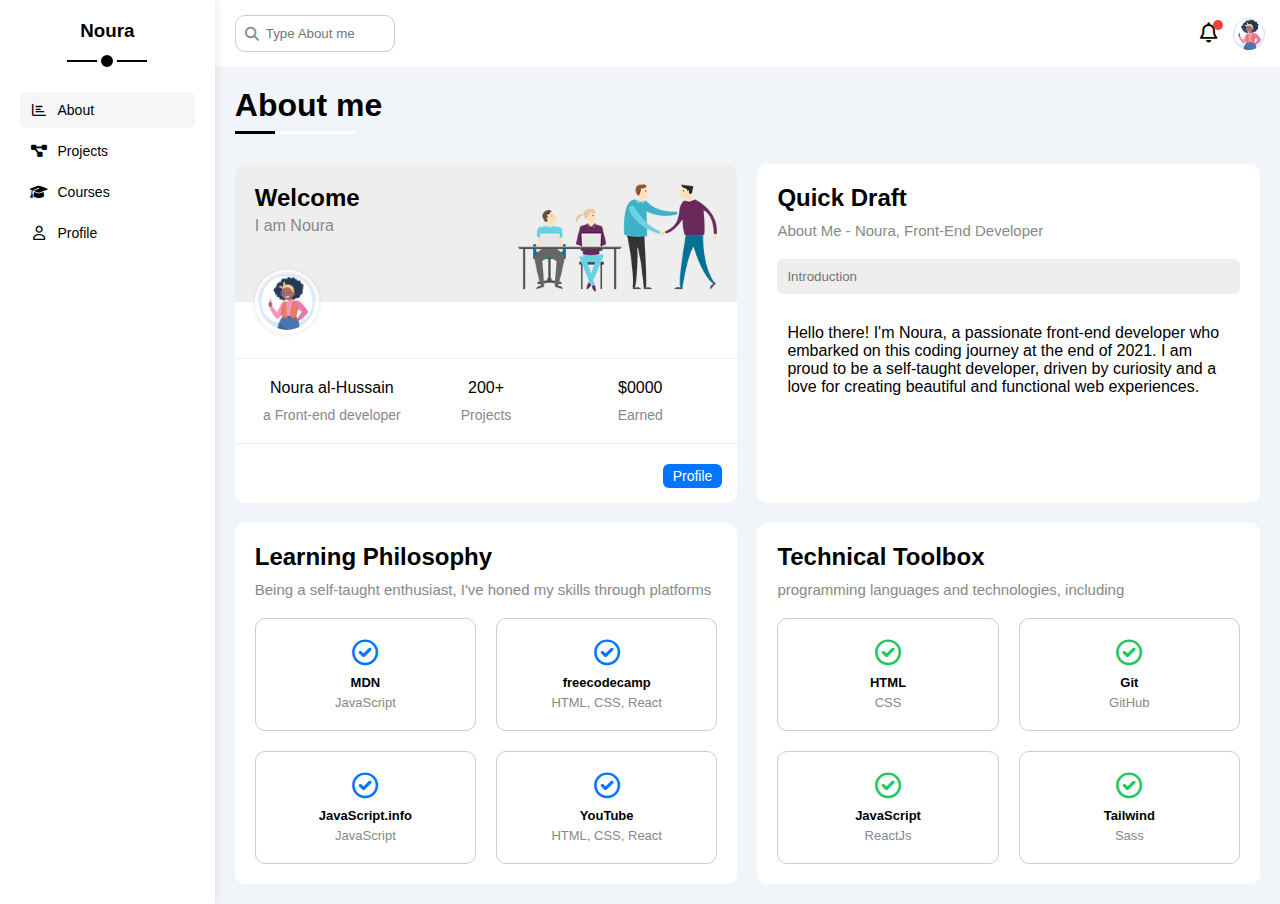
<file: index.html>
<!DOCTYPE html>
<html lang="en">
  <head>
    <meta charset="UTF-8" />
    <meta http-equiv="X-UA-Compatible" content="IE=edge" />
    <meta name="viewport" content="width=device-width, initial-scale=1.0" />
    <title>Dashboard</title>
    <link rel="stylesheet" href="css/all.min.css" />
    <link rel="stylesheet" href="css/framework.css" />
    <link rel="stylesheet" href="css/master.css" />
    <link rel="preconnect" href="https://fonts.googleapis.com" />
    <link rel="preconnect" href="https://fonts.gstatic.com" crossorigin />
    <link href="https://fonts.googleapis.com/css2?family=Open+Sans:wght@300;500&display=swap" rel="stylesheet" />
  </head>
  <body>
    <div class="page d-flex">
      <div class="sidebar bg-white p-20 p-relative">
        <h3 class="p-relative txt-c mt-0">Noura</h3>
        <ul>
          <li>
            <a class="active d-flex align-center fs-14 c-black rad-6 p-10" href="index.html">
              <i class="fa-regular fa-chart-bar fa-fw"></i>
              <span>About</span>
            </a>
          </li>
          <li>
            <a class="d-flex align-center fs-14 c-black rad-6 p-10" href="projects.html">
              <i class="fa-solid fa-diagram-project fa-fw"></i>
              <span>Projects</span>
            </a>
          </li>
          <li>
            <a class="d-flex align-center fs-14 c-black rad-6 p-10" href="courses.html">
              <i class="fa-solid fa-graduation-cap fa-fw"></i>
              <span>Courses</span>
            </a>
          </li>
          <li>
            <a class="d-flex align-center fs-14 c-black rad-6 p-10" href="profile.html">
              <i class="fa-regular fa-user fa-fw"></i>
              <span>Profile</span>
            </a>
          </li>
        </ul>
      </div>
      <div class="content w-full">
        <div class="head bg-white p-15 between-flex">
          <div class="search p-relative">
            <input class="p-10" type="search" placeholder="Type About me" />
          </div>
          <div class="icons d-flex align-center">
            <span class="notification p-relative">
              <i class="fa-regular fa-bell fa-lg"></i>
            </span>
            <img class="border-ra" src="imgs/avatar.jpg" alt="" />
          </div>
        </div>
        <h1 class="p-relative">About me</h1>
        <div class="wrapper d-grid gap-20">
          <div class="welcome bg-white rad-10 txt-c-mobile block-mobile">
            <div class="intro p-20 d-flex space-between bg-eee">
              <div>
                <h2 class="m-0">Welcome</h2>
                <p class="c-grey mt-5">I am Noura</p>
              </div>
              <img class="hide-mobile" src="imgs/welcome.png" alt="" />
            </div>
            <img src="imgs/avatar.jpg" alt="" class="avatar" />
            <div class="body txt-c d-flex p-20 mt-20 mb-20 block-mobile">
              <div>Noura al-Hussain <span class="d-block c-grey fs-14 mt-10">a Front-end developer</span></div>
              <div>200+<span class="d-block c-grey fs-14 mt-10">Projects</span></div>
              <div>$0000 <span class="d-block c-grey fs-14 mt-10">Earned</span></div>
            </div>
            <a href="profile.html" class="visit d-block fs-14 bg-blue c-white w-fit btn-shape">Profile</a>
          </div>
          <div class="quick-draft p-20 bg-white rad-10">
            <h2 class="mt-0 mb-10">Quick Draft</h2>
            <p class="mt-0 mb-20 c-grey fs-15">About Me - Noura, Front-End Developer</p>
            <form>
              <input class="d-block mb-20 w-full p-10 b-none bg-eee rad-6" type="text" placeholder="Introduction" />
              <p class="box p-10 rad-10 fs-18 c-grey-700">
                Hello there! I'm Noura, a passionate front-end 
                developer who embarked on this coding journey at the end
                of 2021. I am proud to be a self-taught developer, driven by curiosity and a love for 
                creating beautiful and functional web experiences.</p>
            </form>
          </div>
          <div class="tickets p-20 bg-white rad-10">
            <h2 class="mt-0 mb-10">Learning Philosophy</h2>
            <p class="mt-0 mb-20 c-grey fs-15">Being a self-taught enthusiast, I've honed my skills through platforms</p>
            <div class="d-flex txt-c gap-20 f-wrap">
              <div class="box p-20 rad-10 fs-13 c-grey">
                <i class="fa-regular fa-circle-check fa-2x mb-10 c-blue"></i>
                <span class="d-block c-black fw-bold fs-20 mb-5">MDN</span>
                JavaScript
              </div>
              <div class="box p-20 rad-10 fs-13 c-grey">
                <i class="fa-regular fa-circle-check fa-2x mb-10 c-blue"></i>
                <span class="d-block c-black fw-bold fs-20 mb-5">freecodecamp</span>
                HTML, CSS, React  
              </div>
              <div class="box p-20 rad-10 fs-13 c-grey">
                <i class="fa-regular fa-circle-check fa-2x mb-10 c-blue"></i>
                <span class="d-block c-black fw-bold fs-20 mb-5">JavaScript.info</span>
                JavaScript 
              </div>
              <div class="box p-20 rad-10 fs-13 c-grey">
                <i class="fa-regular fa-circle-check fa-2x mb-10 c-blue"></i>
                <span class="d-block c-black fw-bold fs-20 mb-5">YouTube</span>
                HTML, CSS, React 
              </div>
            </div>
          </div>
          <div class="tickets p-20 bg-white rad-10">
            <h2 class="mt-0 mb-10">Technical Toolbox</h2>
            <p class="mt-0 mb-20 c-grey fs-15">programming languages and technologies, including </p>
            <div class="d-flex txt-c gap-20 f-wrap">
              <div class="box p-20 rad-10 fs-13 c-grey">
                <i class="fa-regular fa-circle-check fa-2x mb-10 c-green"></i>
                <span class="d-block c-black fw-bold fs-20 mb-5">HTML</span>
                CSS
              </div>
              <div class="box p-20 rad-10 fs-13 c-grey">
                <i class="fa-regular fa-circle-check fa-2x mb-10 c-green"></i>
                <span class="d-block c-black fw-bold fs-20 mb-5">Git</span>
                GitHub
              </div>
              <div class="box p-20 rad-10 fs-13 c-grey">
                <i class="fa-regular fa-circle-check fa-2x mb-10 c-green"></i>
                <span class="d-block c-black fw-bold fs-20 mb-5">JavaScript</span>
                ReactJs
              </div>
              <div class="box p-20 rad-10 fs-13 c-grey">
                <i class="fa-regular fa-circle-check fa-2x mb-10 c-green"></i>
                <span class="d-block c-black fw-bold fs-20 mb-5">Tailwind</span>
                Sass
              </div>
            </div>
          </div>
      </div>
    </div>
  </body>
</html>
</file>
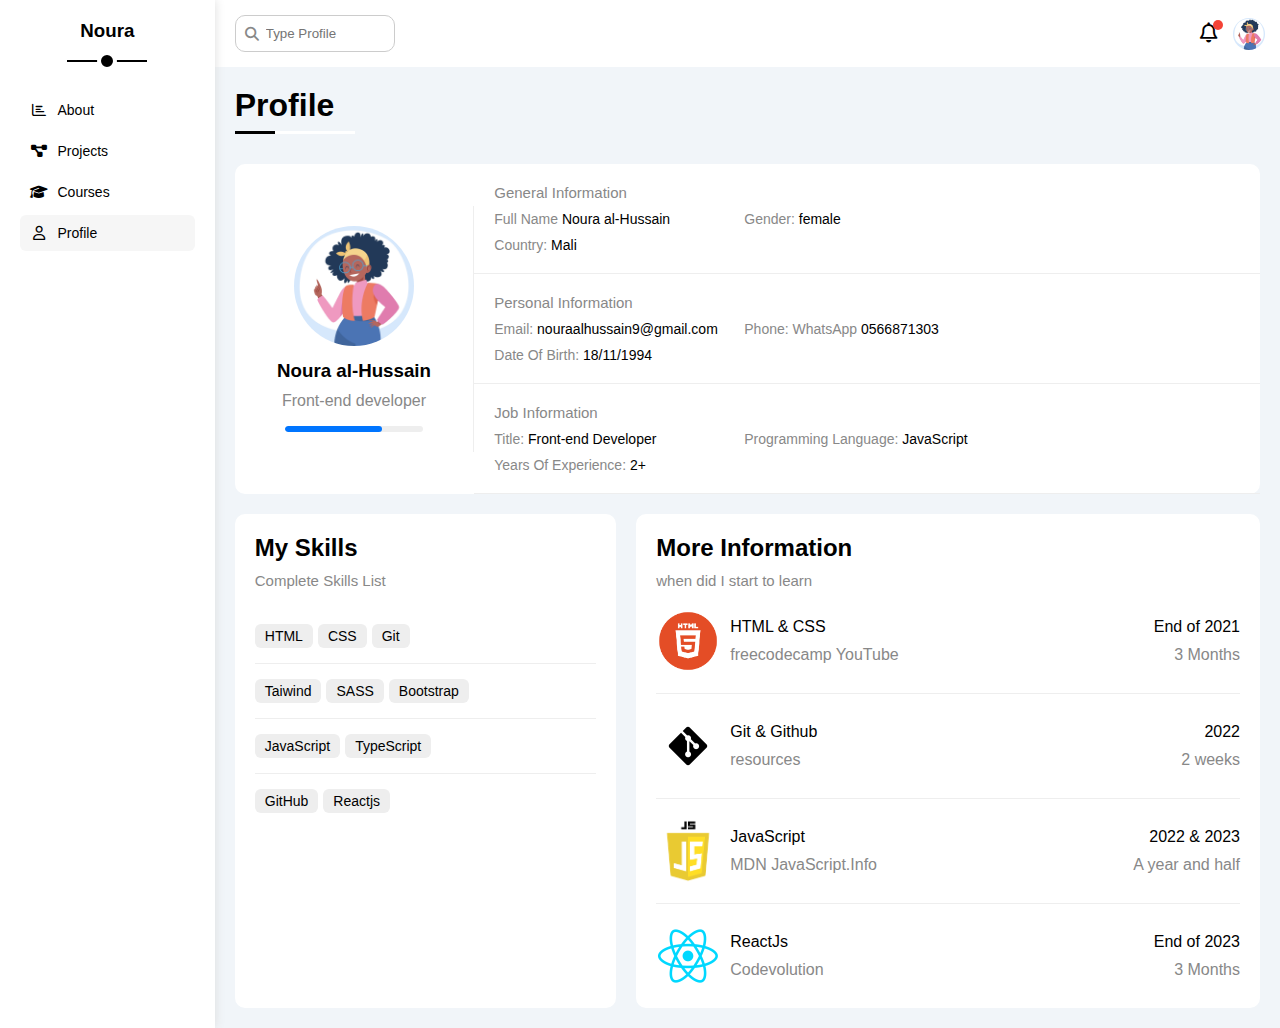
<file: profile.html>
<!DOCTYPE html>
<html lang="en">
  <head>
    <meta charset="UTF-8" />
    <meta http-equiv="X-UA-Compatible" content="IE=edge" />
    <meta name="viewport" content="width=device-width, initial-scale=1.0" />
    <title>Profile</title>
    <link rel="stylesheet" href="css/all.min.css" />
    <link rel="stylesheet" href="css/framework.css" />
    <link rel="stylesheet" href="css/master.css" />
    <link rel="preconnect" href="https://fonts.googleapis.com" />
    <link rel="preconnect" href="https://fonts.gstatic.com" crossorigin />
    <link href="https://fonts.googleapis.com/css2?family=Open+Sans:wght@300;500&display=swap" rel="stylesheet" />
  </head>
  <body>
    <div class="page d-flex">
      <div class="sidebar bg-white p-20 p-relative">
        <h3 class="p-relative txt-c mt-0">Noura</h3>
        <ul>
          <li>
            <a class="d-flex align-center fs-14 c-black rad-6 p-10" href="index.html">
              <i class="fa-regular fa-chart-bar fa-fw"></i>
              <span>About</span>
            </a>
          </li>
          <li>
            <a class="d-flex align-center fs-14 c-black rad-6 p-10" href="projects.html">
              <i class="fa-solid fa-diagram-project fa-fw"></i>
              <span>Projects</span>
            </a>
          </li>
          <li>
            <a class="d-flex align-center fs-14 c-black rad-6 p-10" href="courses.html">
              <i class="fa-solid fa-graduation-cap fa-fw"></i>
              <span>Courses</span>
            </a>
          </li>
          <li>
            <a class="active d-flex align-center fs-14 c-black rad-6 p-10" href="profile.html">
              <i class="fa-regular fa-user fa-fw"></i>
              <span>Profile</span>
            </a>
          </li>
        </ul>
      </div>
      <div class="content w-full">
        <div class="head bg-white p-15 between-flex">
          <div class="search p-relative">
            <input class="p-10" type="search" placeholder="Type Profile" />
          </div>
          <div class="icons d-flex align-center">
            <span class="notification p-relative">
              <i class="fa-regular fa-bell fa-lg"></i>
            </span>
            <img class="border-ra" src="imgs/avatar.jpg" alt="" />
          </div>
        </div>
        <h1 class="p-relative">Profile</h1>
        <div class="profile-page m-20">
          <div class="overview bg-white rad-10 d-flex align-center">
            <div class="avatar-box txt-c p-20">
              <img class="rad-half mb-10" src="imgs/avatar.jpg" alt="" />
              <h3 class="m-0">Noura al-Hussain</h3>
              <p class="c-grey mt-10">Front-end developer</p>
              <div class="level rad-6 bg-eee p-relative">
                <span style="width: 70%"></span>
              </div>
            </div>
            <div class="info-box w-full txt-c-mobile">
              <div class="box p-20 d-flex align-center">
                <h4 class="c-grey fs-15 m-0 w-full">General Information</h4>
                <div class="fs-14">
                  <span class="c-grey">Full Name</span>
                  <span>Noura al-Hussain</span>
                </div>
                <div class="fs-14">
                  <span class="c-grey">Gender:</span>
                  <span>female</span>
                </div>
                <div class="fs-14">
                  <span class="c-grey">Country:</span>
                  <span>Mali</span>
                </div>
              </div>
              <div class="box p-20 d-flex align-center">
                <h4 class="c-grey w-full fs-15 m-0">Personal Information</h4>
                <div class="fs-14">
                  <span class="c-grey">Email:</span>
                  <span>nouraalhussain9@gmail.com</span>
                </div>
                <div class="fs-14">
                  <span class="c-grey">Phone: WhatsApp</span>
                  <span>0566871303</span>
                </div>
                <div class="fs-14">
                  <span class="c-grey">Date Of Birth:</span>
                  <span>18/11/1994</span>
                </div>
              </div>
              <div class="box p-20 d-flex align-center">
                <h4 class="c-grey w-full fs-15 m-0">Job Information</h4>
                <div class="fs-14">
                  <span class="c-grey">Title:</span>
                  <span>Front-end Developer</span>
                </div>
                <div class="fs-14">
                  <span class="c-grey">Programming Language:</span>
                  <span>JavaScript</span>
                </div>
                <div class="fs-14">
                  <span class="c-grey">Years Of Experience:</span>
                  <span>2+</span>
                </div>
              </div>
            </div>
          </div>
          <div class="other-data d-flex gap-20">
            <div class="skills-card p-20 bg-white rad-10 mt-20">
              <h2 class="mt-0 mb-10">My Skills</h2>
              <p class="mt-0 mb-20 c-grey fs-15">Complete Skills List</p>
              <ul class="m-0 txt-c-mobile">
                <li><span>HTML</span><span>CSS</span><span>Git</span></li>
                <li><span>Taiwind</span><span>SASS</span><span>Bootstrap</span></li>
                <li><span>JavaScript</span><span>TypeScript</span></li>
                <li><span>GitHub</span><span>Reactjs</span></li>
              </ul>
            </div>
            <div class="activities p-20 bg-white rad-10 mt-20">
              <h2 class="mt-0 mb-10">More Information</h2>
              <p class="mt-0 mb-20 c-grey fs-15">when did I start to learn</p>
              <div class="activity d-flex align-center txt-c-mobile">
                <img src="imgs/html-img.png" alt="" />
                <div class="info">
                  <span class="d-block mb-10">HTML & CSS</span>
                  <span class="c-grey">freecodecamp YouTube</span>
                </div>
                <div class="date">
                  <span class="d-block mb-10">End of 2021</span>
                  <span class="c-grey">3 Months</span>
                </div>
              </div>
              <div class="activity d-flex align-center txt-c-mobile">
                <img src="imgs/git-img.png" alt="" />
                <div class="info">
                  <span class="d-block mb-10">Git & Github</span>
                  <span class="c-grey">resources</span>
                </div>
                <div class="date">
                  <span class="d-block mb-10">2022</span>
                  <span class="c-grey">2 weeks</span>
                </div>
              </div>
              <div class="activity d-flex align-center txt-c-mobile">
                <img src="imgs/javascript-img.png" alt="" />
                <div class="info">
                  <span class="d-block mb-10">JavaScript</span>
                  <span class="c-grey">MDN JavaScript.Info</span>
                </div>
                <div class="date">
                  <span class="d-block mb-10">2022 & 2023</span>
                  <span class="c-grey">A year and half</span>
                </div>
              </div>
              <div class="activity d-flex align-center txt-c-mobile">
                <img src="imgs/react-img.png" alt="" />
                <div class="info">
                  <span class="d-block mb-10">ReactJs</span>
                  <span class="c-grey">Codevolution</span>
                </div>
                <div class="date">
                  <span class="d-block mb-10">End of 2023</span>
                  <span class="c-grey">3 Months</span>
                </div>
              </div>
            </div>
          </div>
        </div>
      </div>
    </div>
  </body>
</html>
</file>
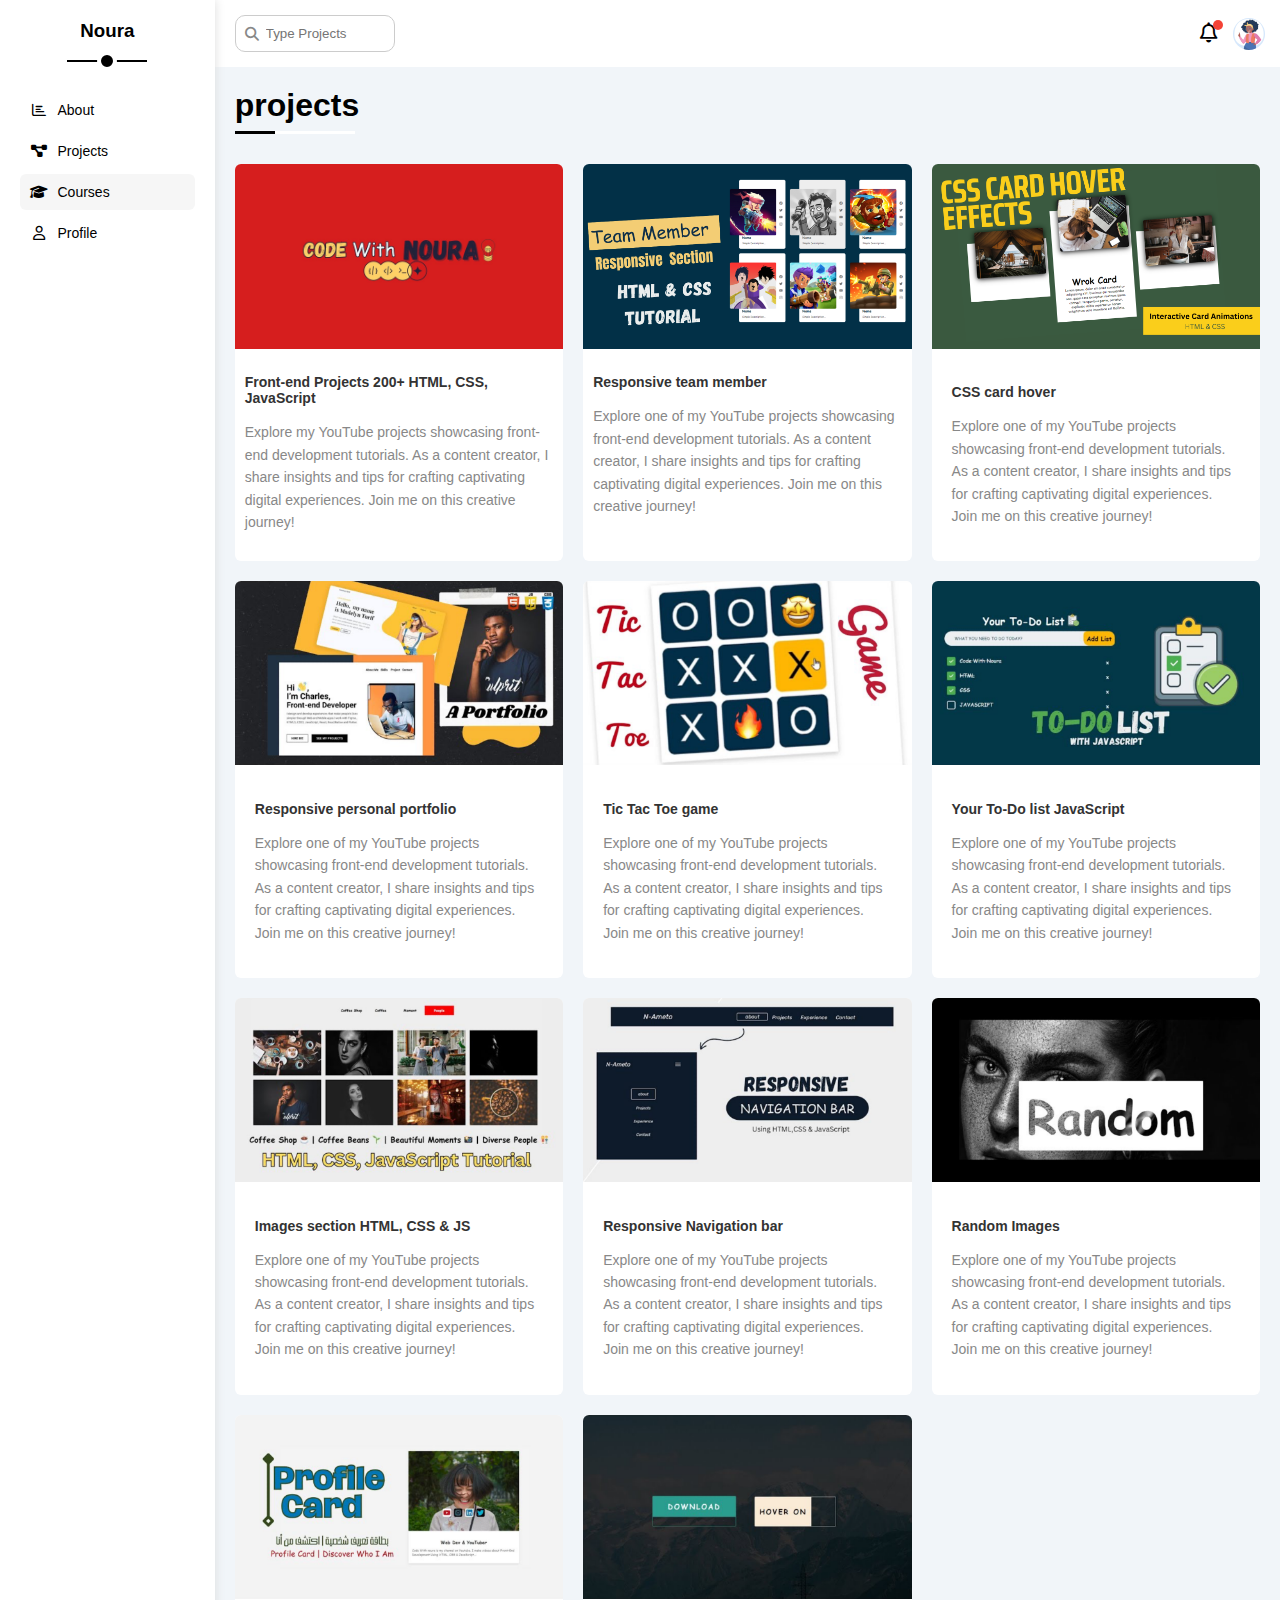
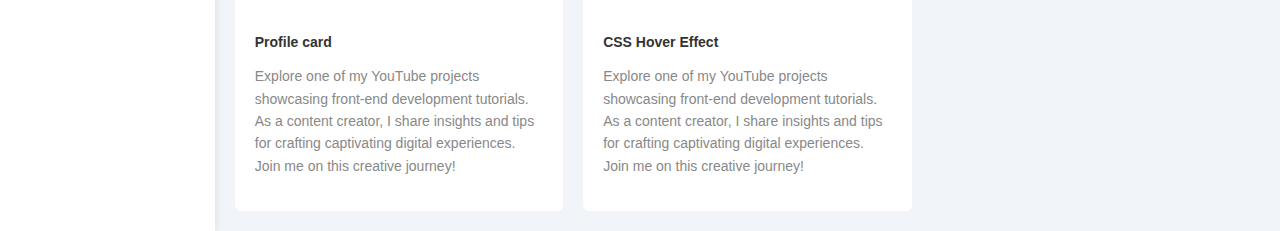
<file: projects.html>
<!DOCTYPE html>
<html lang="en">
  <head>
    <meta charset="UTF-8" />
    <meta http-equiv="X-UA-Compatible" content="IE=edge" />
    <meta name="viewport" content="width=device-width, initial-scale=1.0" />
    <title>Projects</title>
    <link rel="stylesheet" href="css/all.min.css" />
    <link rel="stylesheet" href="css/framework.css" />
    <link rel="stylesheet" href="css/master.css" />
    <link rel="preconnect" href="https://fonts.googleapis.com" />
    <link rel="preconnect" href="https://fonts.gstatic.com" crossorigin />
    <link href="https://fonts.googleapis.com/css2?family=Open+Sans:wght@300;500&display=swap" rel="stylesheet" />
  </head>
  <body>
    <div class="page d-flex">
      <div class="sidebar bg-white p-20 p-relative">
        <h3 class="p-relative txt-c mt-0">Noura</h3>
        <ul>
          <li>
            <a class="d-flex align-center fs-14 c-black rad-6 p-10" href="index.html">
              <i class="fa-regular fa-chart-bar fa-fw"></i>
              <span>About</span>
            </a>
          </li>
          <li>
            <a class="d-flex align-center fs-14 c-black rad-6 p-10" href="projects.html">
              <i class="fa-solid fa-diagram-project fa-fw"></i>
              <span>Projects</span>
            </a>
          </li>
          <li>
            <a class="active d-flex align-center fs-14 c-black rad-6 p-10" href="courses.html">
              <i class="fa-solid fa-graduation-cap fa-fw"></i>
              <span>Courses</span>
            </a>
          </li>
          <li>
            <a class="d-flex align-center fs-14 c-black rad-6 p-10" href="profile.html">
              <i class="fa-regular fa-user fa-fw"></i>
              <span>Profile</span>
            </a>
          </li>
        </ul>
      </div>
      <div class="content w-full">
        <div class="head bg-white p-15 between-flex">
          <div class="search p-relative">
            <input class="p-10" type="search" placeholder="Type Projects" />
          </div>
          <div class="icons d-flex align-center">
            <span class="notification p-relative">
              <i class="fa-regular fa-bell fa-lg"></i>
            </span>
            <img class="border-ra" src="imgs/avatar.jpg" alt="" />
          </div>
        </div>
        <h1 class="p-relative">projects</h1>
        <div class="courses-page d-grid m-20 gap-20">
          <div class="course bg-white rad-6 p-relative">
            <img class="cover" src="imgs/Website-img.JPG" alt="" />
            <div class="p-10">
              <a class="fs-12 c-black m-0 links" href="https://youtu.be/Yw4E5vQLqrY?si=vIxM6p5U1szeVnjI"><h2 class="fs-14">Front-end Projects 200+ HTML, CSS, JavaScript</h2>
                <p class="description c-grey mt-15 fs-14">
                  Explore my YouTube projects showcasing front-end development tutorials. As a content creator, 
                  I share insights and tips for crafting captivating digital experiences. Join me on this creative journey!
                </p>
              </a>
            </div>
          </div>
          <div class="course bg-white rad-6 p-relative">
            <img class="cover" src="imgs/Responsive Team Member Section.png" alt="" />
            <div class="p-10">
              <a class="fs-12 c-black m-0 links" href="https://youtu.be/Yw4E5vQLqrY?si=vIxM6p5U1szeVnjI"><h2 class="fs-14">Responsive team member </h2>
                <p class="description c-grey mt-15 fs-14">
                  Explore one of my YouTube projects showcasing front-end development tutorials. As a content creator, 
                  I share insights and tips for crafting captivating digital experiences. Join me on this creative journey!
                </p>
              </a>
            </div>
          </div>
          <div class="course bg-white rad-6 p-relative">
            <img class="cover" src="imgs/Card Hover Effects HTML and CSS.png" alt="" />
            <div class="p-20">
              <a class="fs-12 c-black m-0 links" href="https://youtu.be/q6VXKgrXlyI?si=EDCRTcCvDI98nkp8"><h2 class="fs-14">CSS card hover </h2>
                <p class="description c-grey mt-15 fs-14">
                  Explore one of my YouTube projects showcasing front-end development tutorials. As a content creator, 
                  I share insights and tips for crafting captivating digital experiences. Join me on this creative journey!
                </p>
              </a>
            </div>
          </div>
          <div class="course bg-white rad-6 p-relative">
            <img class="cover" src="imgs/img-6.PNG" alt="" />
            <div class="p-20">
              <a class="fs-12 c-black m-0 links" href="https://youtu.be/THTwLd3BAng?si=aIT6nDQ5rAW-2RaR" ><h2 class="fs-14">Responsive personal portfolio</h2>
                <p class="description c-grey mt-15 fs-14">
                  Explore one of my YouTube projects showcasing front-end development tutorials. As a content creator, 
                  I share insights and tips for crafting captivating digital experiences. Join me on this creative journey!
                </p>
              </a>
            </div>
          </div>
          <div class="course bg-white rad-6 p-relative">
            <img class="cover" src="imgs/img-1.PNG" alt="" />
            <div class="p-20">
              <a class="fs-12 c-black m-0 links" href="https://youtu.be/0LSQDc7vcAY?si=bomffSYyRUTOFNrk" ><h2 class="fs-14">Tic Tac Toe game</h2>
                <p class="description c-grey mt-15 fs-14">
                  Explore one of my YouTube projects showcasing front-end development tutorials. As a content creator,
                   I share insights and tips for crafting captivating digital experiences. Join me on this creative journey!
                </p>
              </a>
            </div>
          </div>
          <div class="course bg-white rad-6 p-relative">
            <img class="cover" src="imgs/img-3.PNG" alt="" />
            <div class="p-20">
              <a class="fs-12 c-black m-0 links" href="https://youtu.be/eoBc3mURZrg?si=oMFeigxmpNCFGkPe"><h2 class="fs-14">Your To-Do list JavaScript </h2>
                <p class="description c-grey mt-15 fs-14">
                  Explore one of my YouTube projects showcasing front-end development tutorials. As a content creator, 
                  I share insights and tips for crafting captivating digital experiences. Join me on this creative journey!
                </p>
              </a>
            </div>
          </div>
          <div class="course bg-white rad-6 p-relative">
            <img class="cover" src="imgs/img-4.PNG" alt="" />
            <div class="p-20">
              <a class="fs-12 c-black m-0 links" href="" target="_blank"><h2 class="fs-14">Images section HTML, CSS & JS </h2>
                <p class="description c-grey mt-15 fs-14">
                  Explore one of my YouTube projects showcasing front-end development tutorials. As a content creator, 
                  I share insights and tips for crafting captivating digital experiences. Join me on this creative journey!
                </p>
              </a>
            </div>
          </div>
          <div class="course bg-white rad-6 p-relative">
            <img class="cover" src="imgs/img-5.PNG" alt="" />
            <div class="p-20">
              <a class="fs-12 c-black m-0 links" href="https://youtu.be/GrnXQE-QkRE?si=dIvka0ZUXUU606FZ"><h2 class="fs-14">Responsive Navigation bar </h2>
                <p class="description c-grey mt-15 fs-14">
                  Explore one of my YouTube projects showcasing front-end development tutorials. As a content creator, 
                  I share insights and tips for crafting captivating digital experiences. Join me on this creative journey!
                </p>
              </a>
            </div>
          </div>
          <div class="course bg-white rad-6 p-relative">
            <img class="cover" src="imgs/img-2.PNG" alt="" />
            <div class="p-20">
              <a class="fs-12 c-black m-0 links" href="https://youtu.be/wc2ovLAv0M8?si=cRIrBogI9fOYVRU2"><h2 class="fs-14">Random Images</h2>
                <p class="description c-grey mt-15 fs-14">
                  Explore one of my YouTube projects showcasing front-end development tutorials. As a content creator,  
                  I share insights and tips for crafting captivating digital experiences. Join me on this creative journey!
                </p>
              </a>
            </div>
          </div>
          <div class="course bg-white rad-6 p-relative">
            <img class="cover" src="imgs/img-7.PNG" alt="" />
            <div class="p-20">
              <a class="fs-12 c-black m-0 links" href="https://youtu.be/OF_-SBVgQEA?si=sgyMXig_fLFH4PHS"><h2 class="fs-14">Profile card</h2>
                <p class="description c-grey mt-15 fs-14">
                  Explore one of my YouTube projects showcasing front-end development tutorials. As a content creator, 
                  I share insights and tips for crafting captivating digital experiences. Join me on this creative journey!
                </p>
              </a>
            </div>
          </div>
          <div class="course bg-white rad-6 p-relative">
            <img class="cover" src="imgs/img-8.PNG" alt="" />
            <div class="p-20">
              <a class="fs-12 c-black m-0 links" href="https://youtu.be/1SbxAZUc6ks?si=0FfED74B_gl4bNJM"><h2 class="fs-14">CSS Hover Effect </h2>
                <p class="description c-grey mt-15 fs-14">
                  Explore one of my YouTube projects showcasing front-end development tutorials. As a content creator, 
                  I share insights and tips for crafting captivating digital experiences. Join me on this creative journey!
                </p>
              </a>
            </div>
          </div>
        </div>
      </div>
    </div>
  </body>
</html>
</file>
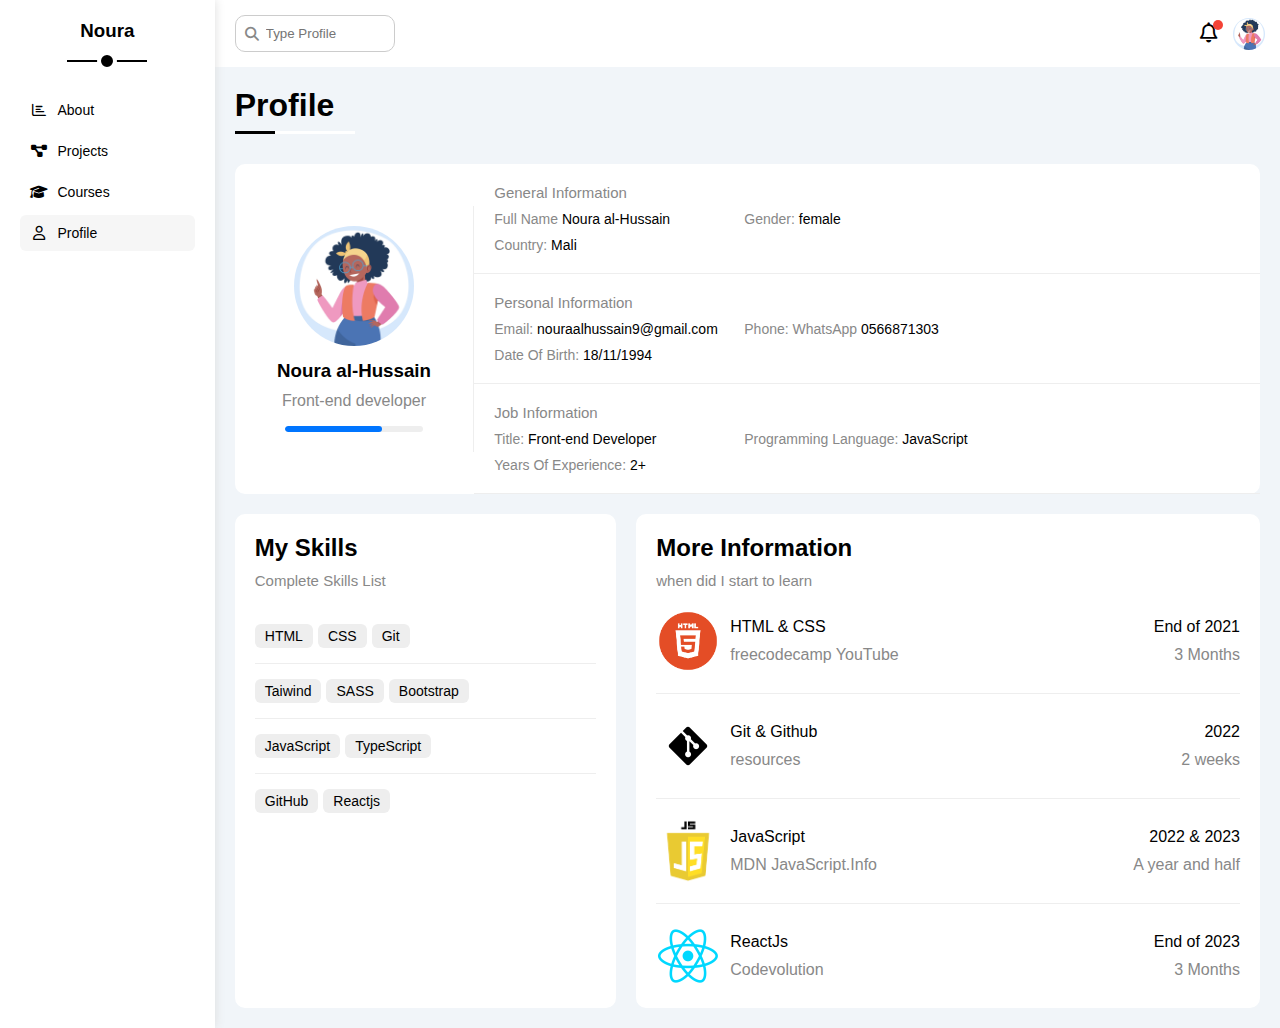
<file: Website/profile.html>
<!DOCTYPE html>
<html lang="en">
  <head>
    <meta charset="UTF-8" />
    <meta http-equiv="X-UA-Compatible" content="IE=edge" />
    <meta name="viewport" content="width=device-width, initial-scale=1.0" />
    <title>Profile</title>
    <link rel="stylesheet" href="css/all.min.css" />
    <link rel="stylesheet" href="css/framework.css" />
    <link rel="stylesheet" href="css/master.css" />
    <link rel="preconnect" href="https://fonts.googleapis.com" />
    <link rel="preconnect" href="https://fonts.gstatic.com" crossorigin />
    <link href="https://fonts.googleapis.com/css2?family=Open+Sans:wght@300;500&display=swap" rel="stylesheet" />
  </head>
  <body>
    <div class="page d-flex">
      <div class="sidebar bg-white p-20 p-relative">
        <h3 class="p-relative txt-c mt-0">Noura</h3>
        <ul>
          <li>
            <a class="d-flex align-center fs-14 c-black rad-6 p-10" href="index.html">
              <i class="fa-regular fa-chart-bar fa-fw"></i>
              <span>About</span>
            </a>
          </li>
          <li>
            <a class="d-flex align-center fs-14 c-black rad-6 p-10" href="projects.html">
              <i class="fa-solid fa-diagram-project fa-fw"></i>
              <span>Projects</span>
            </a>
          </li>
          <li>
            <a class="d-flex align-center fs-14 c-black rad-6 p-10" href="courses.html">
              <i class="fa-solid fa-graduation-cap fa-fw"></i>
              <span>Courses</span>
            </a>
          </li>
          <li>
            <a class="active d-flex align-center fs-14 c-black rad-6 p-10" href="profile.html">
              <i class="fa-regular fa-user fa-fw"></i>
              <span>Profile</span>
            </a>
          </li>
        </ul>
      </div>
      <div class="content w-full">
        <div class="head bg-white p-15 between-flex">
          <div class="search p-relative">
            <input class="p-10" type="search" placeholder="Type Profile" />
          </div>
          <div class="icons d-flex align-center">
            <span class="notification p-relative">
              <i class="fa-regular fa-bell fa-lg"></i>
            </span>
            <img class="border-ra" src="imgs/avatar.jpg" alt="" />
          </div>
        </div>
        <h1 class="p-relative">Profile</h1>
        <div class="profile-page m-20">
          <div class="overview bg-white rad-10 d-flex align-center">
            <div class="avatar-box txt-c p-20">
              <img class="rad-half mb-10" src="/imgs/avatar.jpg" alt="" />
              <h3 class="m-0">Noura al-Hussain</h3>
              <p class="c-grey mt-10">Front-end developer</p>
              <div class="level rad-6 bg-eee p-relative">
                <span style="width: 70%"></span>
              </div>
            </div>
            <div class="info-box w-full txt-c-mobile">
              <div class="box p-20 d-flex align-center">
                <h4 class="c-grey fs-15 m-0 w-full">General Information</h4>
                <div class="fs-14">
                  <span class="c-grey">Full Name</span>
                  <span>Noura al-Hussain</span>
                </div>
                <div class="fs-14">
                  <span class="c-grey">Gender:</span>
                  <span>female</span>
                </div>
                <div class="fs-14">
                  <span class="c-grey">Country:</span>
                  <span>Mali</span>
                </div>
              </div>
              <div class="box p-20 d-flex align-center">
                <h4 class="c-grey w-full fs-15 m-0">Personal Information</h4>
                <div class="fs-14">
                  <span class="c-grey">Email:</span>
                  <span>nouraalhussain9@gmail.com</span>
                </div>
                <div class="fs-14">
                  <span class="c-grey">Phone: WhatsApp</span>
                  <span>0566871303</span>
                </div>
                <div class="fs-14">
                  <span class="c-grey">Date Of Birth:</span>
                  <span>18/11/1994</span>
                </div>
              </div>
              <div class="box p-20 d-flex align-center">
                <h4 class="c-grey w-full fs-15 m-0">Job Information</h4>
                <div class="fs-14">
                  <span class="c-grey">Title:</span>
                  <span>Front-end Developer</span>
                </div>
                <div class="fs-14">
                  <span class="c-grey">Programming Language:</span>
                  <span>JavaScript</span>
                </div>
                <div class="fs-14">
                  <span class="c-grey">Years Of Experience:</span>
                  <span>2+</span>
                </div>
              </div>
            </div>
          </div>
          <div class="other-data d-flex gap-20">
            <div class="skills-card p-20 bg-white rad-10 mt-20">
              <h2 class="mt-0 mb-10">My Skills</h2>
              <p class="mt-0 mb-20 c-grey fs-15">Complete Skills List</p>
              <ul class="m-0 txt-c-mobile">
                <li><span>HTML</span><span>CSS</span><span>Git</span></li>
                <li><span>Taiwind</span><span>SASS</span><span>Bootstrap</span></li>
                <li><span>JavaScript</span><span>TypeScript</span></li>
                <li><span>GitHub</span><span>Reactjs</span></li>
              </ul>
            </div>
            <div class="activities p-20 bg-white rad-10 mt-20">
              <h2 class="mt-0 mb-10">More Information</h2>
              <p class="mt-0 mb-20 c-grey fs-15">when did I start to learn</p>
              <div class="activity d-flex align-center txt-c-mobile">
                <img src="/imgs/html-img.png" alt="" />
                <div class="info">
                  <span class="d-block mb-10">HTML & CSS</span>
                  <span class="c-grey">freecodecamp YouTube</span>
                </div>
                <div class="date">
                  <span class="d-block mb-10">End of 2021</span>
                  <span class="c-grey">3 Months</span>
                </div>
              </div>
              <div class="activity d-flex align-center txt-c-mobile">
                <img src="imgs/git-img.png" alt="" />
                <div class="info">
                  <span class="d-block mb-10">Git & Github</span>
                  <span class="c-grey">resources</span>
                </div>
                <div class="date">
                  <span class="d-block mb-10">2022</span>
                  <span class="c-grey">2 weeks</span>
                </div>
              </div>
              <div class="activity d-flex align-center txt-c-mobile">
                <img src="/imgs/javascript-img.png" alt="" />
                <div class="info">
                  <span class="d-block mb-10">JavaScript</span>
                  <span class="c-grey">MDN JavaScript.Info</span>
                </div>
                <div class="date">
                  <span class="d-block mb-10">2022 & 2023</span>
                  <span class="c-grey">A year and half</span>
                </div>
              </div>
              <div class="activity d-flex align-center txt-c-mobile">
                <img src="imgs/react-img.png" alt="" />
                <div class="info">
                  <span class="d-block mb-10">ReactJs</span>
                  <span class="c-grey">Codevolution</span>
                </div>
                <div class="date">
                  <span class="d-block mb-10">End of 2023</span>
                  <span class="c-grey">3 Months</span>
                </div>
              </div>
            </div>
          </div>
        </div>
      </div>
    </div>
  </body>
</html>
</file>
<file: css/framework.css>
:root {
  --blue-color: #0075ff;
  --blue-alt-color: #0d69d5;
  --orange-color: #f59e0b;
  --green-color: #22c55e;
  --red-color: #f44336;
  --grey-color: #888;
}
.d-flex {
  display: flex;
}
.f-wrap {
  flex-wrap: wrap;
}
.align-center {
  align-items: center;
}
.space-between {
  justify-content: space-between;
}
.d-grid {
  display: grid;
}
.gap-20 {
  gap: 20px;
}
.d-block {
  display: block;
}
@media (max-width: 767px) {
  .block-mobile {
    display: block;
  }
  .hide-mobile {
    display: none;
  }
}
.p-10 {
  padding: 10px;
}
.p-15 {
  padding: 15px;
}
.p-20 {
  padding: 20px;
}
.pt-10 {
  padding-top: 10px;
}
.pt-15 {
  padding-top: 15px;
}
.pt-20 {
  padding-top: 20px;
}
.pb-10 {
  padding-bottom: 10px;
}
.pb-15 {
  padding-bottom: 15px;
}
.pb-20 {
  padding-bottom: 20px;
}
.pl-15 {
  padding-left: 15px;
}
.m-0 {
  margin: 0;
}
.m-15 {
  margin: 15px;
}
.m-20 {
  margin: 20px;
}
.mt-0 {
  margin-top: 0;
}
.mt-5 {
  margin-top: 5px;
}
.mt-10 {
  margin-top: 10px;
}
.mt-15 {
  margin-top: 15px;
}
.mt-20 {
  margin-top: 20px;
}
.mt-25 {
  margin-top: 25px;
}
.mr-10 {
  margin-right: 10px;
}
.mr-15 {
  margin-right: 15px;
}
.mb-5 {
  margin-bottom: 5px;
}
.mb-10 {
  margin-bottom: 10px;
}
.mb-15 {
  margin-bottom: 15px;
}
.mb-20 {
  margin-bottom: 20px;
}
.mb-25 {
  margin-bottom: 25px;
}
.c-black {
  color: black;
}
.c-white {
  color: white;
}
.c-grey {
  color: var(--grey-color);
}
.c-red {
  color: var(--red-color);
}
.c-green {
  color: var(--green-color);
}
.c-blue {
  color: var(--blue-color);
}
.c-orange {
  color: var(--orange-color);
}
.bg-red {
  background-color: var(--red-color);
}
.bg-green {
  background-color: var(--green-color);
}
.bg-blue {
  background-color: var(--blue-color);
}
.bg-orange {
  background-color: var(--orange-color);
}
.bg-white {
  background-color: white;
}
.bg-eee {
  background-color: #eee;
}
.p-relative {
  position: relative;
}
.p-absolute {
  position: absolute;
}
.txt-c {
  text-align: center;
}
.fs-13 {
  font-size: 13px;
}
.fs-14 {
  font-size: 14px;
}
.fs-15 {
  font-size: 15px;
}
.fs-25 {
  font-size: 25px;
}
.fw-bold {
  font-weight: bold;
}
@media (max-width: 767px) {
  .txt-c-mobile {
    text-align: center;
  }
}
.rad-6 {
  border-radius: 6px;
}
.rad-10 {
  border-radius: 10px;
}
.rad-half {
  border-radius: 50%;
}
.b-none {
  border: none;
}
.border-ccc {
  border: 1px solid #ccc;
}
.border-eee {
  border: 1px solid #eee;
}
.w-full {
  width: 100%;
}
.w-100 {
  width: 100px;
}
.w-fit {
  width: fit-content;
}
.h-full {
  height: 100%;
}
.h-100 {
  height: 100px;
}
.center-flex {
  display: flex;
  align-items: center;
  justify-content: center;
}
.between-flex {
  display: flex;
  align-items: center;
  justify-content: space-between;
}
.btn-shape {
  padding: 4px 10px;
  border-radius: 6px;
}
.border-ra {
  border-radius: 50%;
}
</file>
<file: css/master.css>
:root {
  --blue-color: #0075ff;
  --blue-alt-color: #0d69d5;
  --orange-color: #f59e0b;
  --green-color: #22c55e;
  --red-color: #f44336;
  --grey-color: #888;
}
* {
  box-sizing: border-box;
}
body {
  font-family: "Open Sans", sans-serif;
  font-family: 'Rubik', sans-serif;
  margin: 0;
}
*:focus {
  outline: none;
}
a {
  text-decoration: none;
}
ul {
  list-style: none;
  padding: 0;
}
::-webkit-scrollbar {
  width: 15px;
}
::-webkit-scrollbar-track {
  background-color: white;
}
::-webkit-scrollbar-thumb {
  background-color: var(--blue-color);
}
::-webkit-scrollbar-thumb:hover {
  background-color: var(--blue-alt-color);
}
.page {
  background-color: #f1f5f9;
  min-height: 100vh;
}
/* Sidebar */
.sidebar {
  width: 250px;
  box-shadow: 0 0 10px #ddd;
}
.sidebar > h3 {
  margin-bottom: 50px;
}
.sidebar > h3::before,
.sidebar > h3::after {
  content: "";
  background-color: black;
  transform: translateX(-50%);
  position: absolute;
  left: 50%;
}
.sidebar > h3::before {
  width: 80px;
  height: 2px;
  bottom: -20px;
}
.sidebar > h3::after {
  bottom: -29px;
  width: 12px;
  height: 12px;
  border-radius: 50%;
  border: 4px solid white;
}
.sidebar ul li a {
  transition: 0.3s;
  margin-bottom: 5px;
}
.sidebar ul li a:hover,
.sidebar ul li a.active {
  background-color: #f6f6f6;
}
.sidebar ul li a span {
  font-size: 14px;
  margin-left: 10px;
}
@media (max-width: 767px) {
  .sidebar {
    width: 58px;
    padding: 10px;
  }
  .sidebar > h3 {
    font-size: 13px;
    margin-bottom: 15px;
  }
  .sidebar > h3::before,
  .sidebar > h3::after {
    display: none;
  }
  .sidebar ul li a span {
    display: none;
  }
}
/* Content */
.content {
  overflow: hidden;
}
.head .search::before {
  font-family: var(--fa-style-family-classic);
  content: "\f002";
  font-weight: 900;
  position: absolute;
  left: 15px;
  top: 50%;
  transform: translateY(-50%);
  font-size: 14px;
  color: var(--grey-color);
}
.head .search input {
  border: 1px solid #ccc;
  border-radius: 10px;
  margin-left: 5px;
  padding-left: 30px;
  width: 160px;
  transition: width 0.3s;
}
.head .search input:focus {
  width: 200px;
}
.head .search input:focus::placeholder {
  opacity: 0;
}
.head .icons .notification::before {
  content: "";
  position: absolute;
  width: 10px;
  height: 10px;
  background-color: var(--red-color);
  border-radius: 50%;
  right: -5px;
  top: -5px;
}
.head .icons img {
  width: 32px;
  height: 32px;
  margin-left: 15px;
}
.page h1 {
  margin: 20px 20px 40px;
}
.page h1::before,
.page h1::after {
  content: "";
  height: 3px;
  position: absolute;
  bottom: -10px;
  left: 0;
}
.page h1::before {
  background-color: white;
  width: 120px;
}
.page h1::after {
  background-color: black;
  width: 40px;
}
.wrapper {
  grid-template-columns: repeat(auto-fill, minmax(450px, 1fr));
  margin-left: 20px;
  margin-right: 20px;
  margin-bottom: 20px;
}
@media (max-width: 767px) {
  .wrapper {
    grid-template-columns: minmax(200px, 1fr);
    margin-left: 10px;
    margin-right: 10px;
    gap: 10px;
  }
}
/* Welcome Widget */
.welcome {
  overflow: hidden;
}
.welcome .intro img {
  width: 200px;
  margin-bottom: -10px;
}
.welcome .avatar {
  width: 64px;
  height: 64px;
  border: 2px solid white;
  border-radius: 50%;
  padding: 2px;
  box-shadow: 0 0 5px #ddd;
  margin-left: 20px;
  margin-top: -32px;
}
.welcome .body {
  border-top: 1px solid #eee;
  border-bottom: 1px solid #eee;
}
.welcome .body > div {
  flex: 1;
}
.welcome .visit {
  margin: 0 15px 15px auto;
  transition: 0.3s;
}
.welcome .visit:hover {
  background-color: var(--blue-alt-color);
}
@media (max-width: 767px) {
  .welcome .intro {
    padding-bottom: 30px;
  }
  .welcome .avatar {
    margin-left: 0;
  }
  .welcome .body > div:not(:last-child) {
    margin-bottom: 20px;
  }
}
/* Quick Draft Widget */
.quick-draft textarea {
  resize: none;
  min-height: 180px;
}
.quick-draft .save {
  margin-left: auto;
  transition: 0.3s;
  cursor: pointer;
}
.quick-draft .save:hover {
  background-color: var(--blue-alt-color);
}
/* Tickets */
.tickets .box {
  border: 1px solid #ccc;
  width: calc(50% - 10px);
}
@media (max-width: 767px) {
  .tickets .box {
    width: 100%;
  }
}
/* Latest Post */
.latest-post .avatar {
  width: 48px;
  height: 48px;
}
.latest-post .post-content {
  text-transform: capitalize;
  line-height: 1.8;
  border-top: 1px solid #eee;
  border-bottom: 1px solid #eee;
  min-height: 140px;
}
/* Social Media */
.social-media .box {
  padding-left: 70px;
}
.social-media .box i {
  position: absolute;
  left: 0;
  top: 0;
  width: 52px;
  transition: 0.3s;
}
.social-media .box i:hover {
  transform: rotate(5deg);
}
.social-media .twitter {
  background-color: rgb(29 161 242 / 20%);
  color: #1da1f2;
}
.social-media .twitter i,
.social-media .twitter a {
  background-color: #1da1f2;
}
.social-media .facebook {
  background-color: rgb(24 119 242 / 20%);
  color: #1da1f2;
}
.social-media .facebook i,
.social-media .facebook a {
  background-color: #1877f2;
}
.social-media .youtube {
  background-color: rgb(255 0 0 / 20%);
  color: #ff0000;
}
.social-media .youtube i,
.social-media .youtube a {
  background-color: #ff0000;
}
.social-media .linkedin {
  background-color: rgb(0 119 181 / 20%);
  color: #0077b5;
}
.social-media .linkedin i,
.social-media .linkedin a {
  background-color: #0077b5;
}
/* Profile Page */
@media (max-width: 767px) {
  .profile-page .overview {
    flex-direction: column;
  }
}
.profile-page .avatar-box {
  width: 300px;
}
@media (min-width: 768px) {
  .profile-page .avatar-box {
    border-right: 1px solid #eee;
  }
}
.profile-page .avatar-box > img {
  width: 120px;
  height: 120px;
}
.profile-page .avatar-box .level {
  height: 6px;
  overflow: hidden;
  margin: auto;
  width: 70%;
}
.profile-page .avatar-box .level span {
  position: absolute;
  left: 0;
  top: 0;
  height: 100%;
  background-color: var(--blue-color);
  border-radius: 6px;
}
.profile-page .info-box .box {
  flex-wrap: wrap;
  border-bottom: 1px solid #eee;
  transition: 0.3s;
}
.profile-page .info-box .box:hover {
  background-color: #f9f9f9;
}
.profile-page .info-box .box > div {
  min-width: 250px;
  padding: 10px 0 0;
}
.profile-page .info-box h4 {
  font-weight: normal;
}
/* Training Code */
.profile-page .info-box .toggle-switch {
  height: 20px;
}
@media (max-width: 767px) {
  .profile-page .info-box .toggle-switch {
    margin: auto;
  }
}
.profile-page .info-box .toggle-switch::before {
  width: 12px;
  height: 12px;
  font-size: 8px;
}
.profile-page .info-box .toggle-checkbox:checked + .toggle-switch::before {
  left: 62px;
}
@media (max-width: 767px) {
  .profile-page .other-data {
    flex-direction: column;
  }
}
.profile-page .skills-card {
  flex-grow: 1;
}
.profile-page .skills-card ul li {
  padding: 15px 0;
}
.profile-page .skills-card ul li:not(:last-child) {
  border-bottom: 1px solid #eee;
}
.profile-page .skills-card ul li span {
  display: inline-flex;
  padding: 4px 10px;
  background-color: #eee;
  border-radius: 6px;
  font-size: 14px;
}
.profile-page .skills-card ul li span:not(:last-child) {
  margin-right: 5px;
}
.profile-page .activities {
  flex-grow: 2;
}
.profile-page .activity:not(:last-of-type) {
  border-bottom: 1px solid #eee;
  padding-bottom: 20px;
  margin-bottom: 20px;
}
.profile-page .activity img {
  width: 64px;
  height: 64px;
  margin-right: 10px;
}
@media (min-width: 768px) {
  .profile-page .activity .date {
    margin-left: auto;
    text-align: right;
  }
}
@media (max-width: 767px) {
  .profile-page .activity {
    flex-direction: column;
  }
  .profile-page .activity img {
    margin-right: 0;
    margin-bottom: 15px;
  }
  .profile-page .activity .date {
    margin-top: 15px;
  }
}
/* Courses Page */
.courses-page {
  grid-template-columns: repeat(auto-fill, minmax(300px, 1fr));
}
@media (max-width: 767px) {
  .courses-page {
    grid-template-columns: minmax(200px, 1fr);
    margin-left: 10px;
    margin-right: 10px;
    gap: 10px;
  }
}
.courses-page .course {
  overflow: hidden;
}
.courses-page .course .cover {
  max-width: 100%;
}
.courses-page .course .instructor {
  position: absolute;
  width: 64px;
  height: 64px;
  border-radius: 50%;
  top: 20px;
  left: 20px;
  border: 2px solid white; 
}
.courses-page .course .description {
  line-height: 1.6;
}
.courses-page .course .info {
  border-top: 1px solid #eee;
  font-size: 13px;
}
.courses-page .course .info .title {
  position: absolute;
  top: -13px;
  left: 50%;
  transform: translateX(-50%);
  font-size: 13px;
}
.social-name {
  font-size: 12px;
}
.links {
  color: #333333;
}
.links:hover {
  color: #0d69d5;
}
/* Animation */
@keyframes change-color {
  from {
    background-color: var(--blue-color);
  }
  to {
    background-color: white;
  }
}
@keyframes go-up {
  0%,
  100% {
    transform: translateY(0);
  }
  50% {
    transform: translateY(-5px);
  }
}
</file>
<file: Website/css/framework.css>
:root {
  --blue-color: #0075ff;
  --blue-alt-color: #0d69d5;
  --orange-color: #f59e0b;
  --green-color: #22c55e;
  --red-color: #f44336;
  --grey-color: #888;
}
.d-flex {
  display: flex;
}
.f-wrap {
  flex-wrap: wrap;
}
.align-center {
  align-items: center;
}
.space-between {
  justify-content: space-between;
}
.d-grid {
  display: grid;
}
.gap-20 {
  gap: 20px;
}
.d-block {
  display: block;
}
@media (max-width: 767px) {
  .block-mobile {
    display: block;
  }
  .hide-mobile {
    display: none;
  }
}
.p-10 {
  padding: 10px;
}
.p-15 {
  padding: 15px;
}
.p-20 {
  padding: 20px;
}
.pt-10 {
  padding-top: 10px;
}
.pt-15 {
  padding-top: 15px;
}
.pt-20 {
  padding-top: 20px;
}
.pb-10 {
  padding-bottom: 10px;
}
.pb-15 {
  padding-bottom: 15px;
}
.pb-20 {
  padding-bottom: 20px;
}
.pl-15 {
  padding-left: 15px;
}
.m-0 {
  margin: 0;
}
.m-15 {
  margin: 15px;
}
.m-20 {
  margin: 20px;
}
.mt-0 {
  margin-top: 0;
}
.mt-5 {
  margin-top: 5px;
}
.mt-10 {
  margin-top: 10px;
}
.mt-15 {
  margin-top: 15px;
}
.mt-20 {
  margin-top: 20px;
}
.mt-25 {
  margin-top: 25px;
}
.mr-10 {
  margin-right: 10px;
}
.mr-15 {
  margin-right: 15px;
}
.mb-5 {
  margin-bottom: 5px;
}
.mb-10 {
  margin-bottom: 10px;
}
.mb-15 {
  margin-bottom: 15px;
}
.mb-20 {
  margin-bottom: 20px;
}
.mb-25 {
  margin-bottom: 25px;
}
.c-black {
  color: black;
}
.c-white {
  color: white;
}
.c-grey {
  color: var(--grey-color);
}
.c-red {
  color: var(--red-color);
}
.c-green {
  color: var(--green-color);
}
.c-blue {
  color: var(--blue-color);
}
.c-orange {
  color: var(--orange-color);
}
.bg-red {
  background-color: var(--red-color);
}
.bg-green {
  background-color: var(--green-color);
}
.bg-blue {
  background-color: var(--blue-color);
}
.bg-orange {
  background-color: var(--orange-color);
}
.bg-white {
  background-color: white;
}
.bg-eee {
  background-color: #eee;
}
.p-relative {
  position: relative;
}
.p-absolute {
  position: absolute;
}
.txt-c {
  text-align: center;
}
.fs-13 {
  font-size: 13px;
}
.fs-14 {
  font-size: 14px;
}
.fs-15 {
  font-size: 15px;
}
.fs-25 {
  font-size: 25px;
}
.fw-bold {
  font-weight: bold;
}
@media (max-width: 767px) {
  .txt-c-mobile {
    text-align: center;
  }
}
.rad-6 {
  border-radius: 6px;
}
.rad-10 {
  border-radius: 10px;
}
.rad-half {
  border-radius: 50%;
}
.b-none {
  border: none;
}
.border-ccc {
  border: 1px solid #ccc;
}
.border-eee {
  border: 1px solid #eee;
}
.w-full {
  width: 100%;
}
.w-100 {
  width: 100px;
}
.w-fit {
  width: fit-content;
}
.h-full {
  height: 100%;
}
.h-100 {
  height: 100px;
}
.center-flex {
  display: flex;
  align-items: center;
  justify-content: center;
}
.between-flex {
  display: flex;
  align-items: center;
  justify-content: space-between;
}
.btn-shape {
  padding: 4px 10px;
  border-radius: 6px;
}
.border-ra {
  border-radius: 50%;
}
</file>
<file: Website/css/master.css>
:root {
  --blue-color: #0075ff;
  --blue-alt-color: #0d69d5;
  --orange-color: #f59e0b;
  --green-color: #22c55e;
  --red-color: #f44336;
  --grey-color: #888;
}
* {
  box-sizing: border-box;
}
body {
  font-family: "Open Sans", sans-serif;
  font-family: 'Rubik', sans-serif;
  margin: 0;
}
*:focus {
  outline: none;
}
a {
  text-decoration: none;
}
ul {
  list-style: none;
  padding: 0;
}
::-webkit-scrollbar {
  width: 15px;
}
::-webkit-scrollbar-track {
  background-color: white;
}
::-webkit-scrollbar-thumb {
  background-color: var(--blue-color);
}
::-webkit-scrollbar-thumb:hover {
  background-color: var(--blue-alt-color);
}
.page {
  background-color: #f1f5f9;
  min-height: 100vh;
}
/* Sidebar */
.sidebar {
  width: 250px;
  box-shadow: 0 0 10px #ddd;
}
.sidebar > h3 {
  margin-bottom: 50px;
}
.sidebar > h3::before,
.sidebar > h3::after {
  content: "";
  background-color: black;
  transform: translateX(-50%);
  position: absolute;
  left: 50%;
}
.sidebar > h3::before {
  width: 80px;
  height: 2px;
  bottom: -20px;
}
.sidebar > h3::after {
  bottom: -29px;
  width: 12px;
  height: 12px;
  border-radius: 50%;
  border: 4px solid white;
}
.sidebar ul li a {
  transition: 0.3s;
  margin-bottom: 5px;
}
.sidebar ul li a:hover,
.sidebar ul li a.active {
  background-color: #f6f6f6;
}
.sidebar ul li a span {
  font-size: 14px;
  margin-left: 10px;
}
@media (max-width: 767px) {
  .sidebar {
    width: 58px;
    padding: 10px;
  }
  .sidebar > h3 {
    font-size: 13px;
    margin-bottom: 15px;
  }
  .sidebar > h3::before,
  .sidebar > h3::after {
    display: none;
  }
  .sidebar ul li a span {
    display: none;
  }
}
/* Content */
.content {
  overflow: hidden;
}
.head .search::before {
  font-family: var(--fa-style-family-classic);
  content: "\f002";
  font-weight: 900;
  position: absolute;
  left: 15px;
  top: 50%;
  transform: translateY(-50%);
  font-size: 14px;
  color: var(--grey-color);
}
.head .search input {
  border: 1px solid #ccc;
  border-radius: 10px;
  margin-left: 5px;
  padding-left: 30px;
  width: 160px;
  transition: width 0.3s;
}
.head .search input:focus {
  width: 200px;
}
.head .search input:focus::placeholder {
  opacity: 0;
}
.head .icons .notification::before {
  content: "";
  position: absolute;
  width: 10px;
  height: 10px;
  background-color: var(--red-color);
  border-radius: 50%;
  right: -5px;
  top: -5px;
}
.head .icons img {
  width: 32px;
  height: 32px;
  margin-left: 15px;
}
.page h1 {
  margin: 20px 20px 40px;
}
.page h1::before,
.page h1::after {
  content: "";
  height: 3px;
  position: absolute;
  bottom: -10px;
  left: 0;
}
.page h1::before {
  background-color: white;
  width: 120px;
}
.page h1::after {
  background-color: black;
  width: 40px;
}
.wrapper {
  grid-template-columns: repeat(auto-fill, minmax(450px, 1fr));
  margin-left: 20px;
  margin-right: 20px;
  margin-bottom: 20px;
}
@media (max-width: 767px) {
  .wrapper {
    grid-template-columns: minmax(200px, 1fr);
    margin-left: 10px;
    margin-right: 10px;
    gap: 10px;
  }
}
/* Welcome Widget */
.welcome {
  overflow: hidden;
}
.welcome .intro img {
  width: 200px;
  margin-bottom: -10px;
}
.welcome .avatar {
  width: 64px;
  height: 64px;
  border: 2px solid white;
  border-radius: 50%;
  padding: 2px;
  box-shadow: 0 0 5px #ddd;
  margin-left: 20px;
  margin-top: -32px;
}
.welcome .body {
  border-top: 1px solid #eee;
  border-bottom: 1px solid #eee;
}
.welcome .body > div {
  flex: 1;
}
.welcome .visit {
  margin: 0 15px 15px auto;
  transition: 0.3s;
}
.welcome .visit:hover {
  background-color: var(--blue-alt-color);
}
@media (max-width: 767px) {
  .welcome .intro {
    padding-bottom: 30px;
  }
  .welcome .avatar {
    margin-left: 0;
  }
  .welcome .body > div:not(:last-child) {
    margin-bottom: 20px;
  }
}
/* Quick Draft Widget */
.quick-draft textarea {
  resize: none;
  min-height: 180px;
}
.quick-draft .save {
  margin-left: auto;
  transition: 0.3s;
  cursor: pointer;
}
.quick-draft .save:hover {
  background-color: var(--blue-alt-color);
}
/* Tickets */
.tickets .box {
  border: 1px solid #ccc;
  width: calc(50% - 10px);
}
@media (max-width: 767px) {
  .tickets .box {
    width: 100%;
  }
}
/* Latest Post */
.latest-post .avatar {
  width: 48px;
  height: 48px;
}
.latest-post .post-content {
  text-transform: capitalize;
  line-height: 1.8;
  border-top: 1px solid #eee;
  border-bottom: 1px solid #eee;
  min-height: 140px;
}
/* Social Media */
.social-media .box {
  padding-left: 70px;
}
.social-media .box i {
  position: absolute;
  left: 0;
  top: 0;
  width: 52px;
  transition: 0.3s;
}
.social-media .box i:hover {
  transform: rotate(5deg);
}
.social-media .twitter {
  background-color: rgb(29 161 242 / 20%);
  color: #1da1f2;
}
.social-media .twitter i,
.social-media .twitter a {
  background-color: #1da1f2;
}
.social-media .facebook {
  background-color: rgb(24 119 242 / 20%);
  color: #1da1f2;
}
.social-media .facebook i,
.social-media .facebook a {
  background-color: #1877f2;
}
.social-media .youtube {
  background-color: rgb(255 0 0 / 20%);
  color: #ff0000;
}
.social-media .youtube i,
.social-media .youtube a {
  background-color: #ff0000;
}
.social-media .linkedin {
  background-color: rgb(0 119 181 / 20%);
  color: #0077b5;
}
.social-media .linkedin i,
.social-media .linkedin a {
  background-color: #0077b5;
}
/* Profile Page */
@media (max-width: 767px) {
  .profile-page .overview {
    flex-direction: column;
  }
}
.profile-page .avatar-box {
  width: 300px;
}
@media (min-width: 768px) {
  .profile-page .avatar-box {
    border-right: 1px solid #eee;
  }
}
.profile-page .avatar-box > img {
  width: 120px;
  height: 120px;
}
.profile-page .avatar-box .level {
  height: 6px;
  overflow: hidden;
  margin: auto;
  width: 70%;
}
.profile-page .avatar-box .level span {
  position: absolute;
  left: 0;
  top: 0;
  height: 100%;
  background-color: var(--blue-color);
  border-radius: 6px;
}
.profile-page .info-box .box {
  flex-wrap: wrap;
  border-bottom: 1px solid #eee;
  transition: 0.3s;
}
.profile-page .info-box .box:hover {
  background-color: #f9f9f9;
}
.profile-page .info-box .box > div {
  min-width: 250px;
  padding: 10px 0 0;
}
.profile-page .info-box h4 {
  font-weight: normal;
}
/* Training Code */
.profile-page .info-box .toggle-switch {
  height: 20px;
}
@media (max-width: 767px) {
  .profile-page .info-box .toggle-switch {
    margin: auto;
  }
}
.profile-page .info-box .toggle-switch::before {
  width: 12px;
  height: 12px;
  font-size: 8px;
}
.profile-page .info-box .toggle-checkbox:checked + .toggle-switch::before {
  left: 62px;
}
@media (max-width: 767px) {
  .profile-page .other-data {
    flex-direction: column;
  }
}
.profile-page .skills-card {
  flex-grow: 1;
}
.profile-page .skills-card ul li {
  padding: 15px 0;
}
.profile-page .skills-card ul li:not(:last-child) {
  border-bottom: 1px solid #eee;
}
.profile-page .skills-card ul li span {
  display: inline-flex;
  padding: 4px 10px;
  background-color: #eee;
  border-radius: 6px;
  font-size: 14px;
}
.profile-page .skills-card ul li span:not(:last-child) {
  margin-right: 5px;
}
.profile-page .activities {
  flex-grow: 2;
}
.profile-page .activity:not(:last-of-type) {
  border-bottom: 1px solid #eee;
  padding-bottom: 20px;
  margin-bottom: 20px;
}
.profile-page .activity img {
  width: 64px;
  height: 64px;
  margin-right: 10px;
}
@media (min-width: 768px) {
  .profile-page .activity .date {
    margin-left: auto;
    text-align: right;
  }
}
@media (max-width: 767px) {
  .profile-page .activity {
    flex-direction: column;
  }
  .profile-page .activity img {
    margin-right: 0;
    margin-bottom: 15px;
  }
  .profile-page .activity .date {
    margin-top: 15px;
  }
}
/* Courses Page */
.courses-page {
  grid-template-columns: repeat(auto-fill, minmax(300px, 1fr));
}
@media (max-width: 767px) {
  .courses-page {
    grid-template-columns: minmax(200px, 1fr);
    margin-left: 10px;
    margin-right: 10px;
    gap: 10px;
  }
}
.courses-page .course {
  overflow: hidden;
}
.courses-page .course .cover {
  max-width: 100%;
}
.courses-page .course .instructor {
  position: absolute;
  width: 64px;
  height: 64px;
  border-radius: 50%;
  top: 20px;
  left: 20px;
  border: 2px solid white; 
}
.courses-page .course .description {
  line-height: 1.6;
}
.courses-page .course .info {
  border-top: 1px solid #eee;
  font-size: 13px;
}
.courses-page .course .info .title {
  position: absolute;
  top: -13px;
  left: 50%;
  transform: translateX(-50%);
  font-size: 13px;
}
.social-name {
  font-size: 12px;
}
.links {
  color: #333333;
}
.links:hover {
  color: #0d69d5;
}
/* Animation */
@keyframes change-color {
  from {
    background-color: var(--blue-color);
  }
  to {
    background-color: white;
  }
}
@keyframes go-up {
  0%,
  100% {
    transform: translateY(0);
  }
  50% {
    transform: translateY(-5px);
  }
}
</file>
